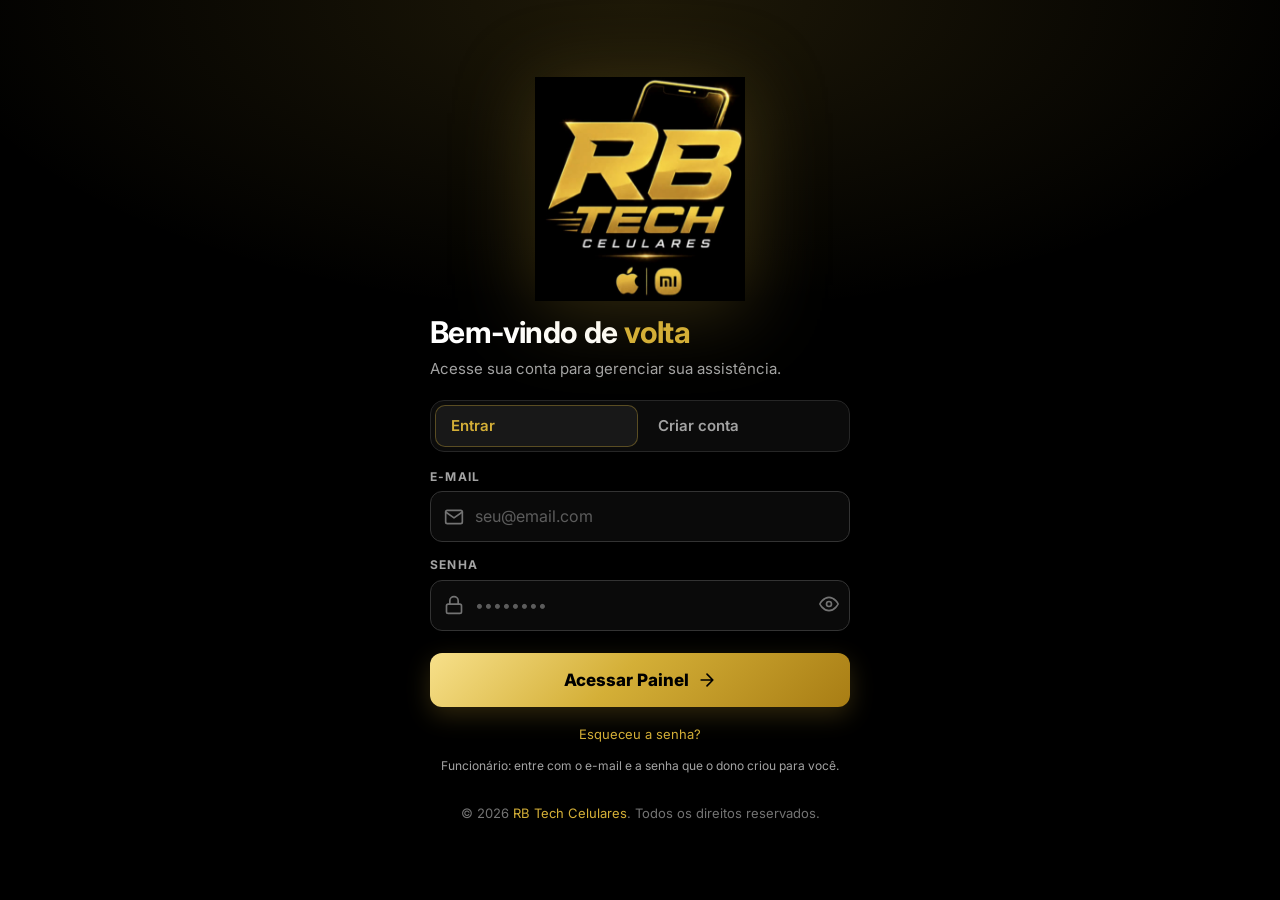
<file: index.html>
<!doctype html>
<html lang="pt-BR">
<head>
  <meta charset="utf-8">
  <meta name="viewport" content="width=device-width, initial-scale=1, viewport-fit=cover">
  <meta name="theme-color" content="#000000">
  <meta name="apple-mobile-web-app-capable" content="yes">
  <meta name="apple-mobile-web-app-status-bar-style" content="black">
  <meta name="apple-mobile-web-app-title" content="RB Tech">
  <title>RB Tech Celulares</title>
  <link rel="manifest" href="manifest.webmanifest">
  <link rel="icon" href="assets/icon-192.png">
  <link rel="apple-touch-icon" href="assets/icon-180.png">
  <link rel="preconnect" href="https://fonts.googleapis.com">
  <link rel="preconnect" href="https://fonts.gstatic.com" crossorigin>
  <link href="https://fonts.googleapis.com/css2?family=Inter:wght@400;500;600;700;800&display=swap" rel="stylesheet">
  <link rel="stylesheet" href="css/style.css">
</head>
<body>
  <div id="app"></div>
  <div id="modal-root"></div>
  <div id="toast-root"></div>

  <script src="js/config.js"></script>
  <script src="js/vendor/supabase.js"></script>
  <script src="js/util.js"></script>
  <script src="js/store.js"></script>
  <script src="js/vendor/jspdf.umd.min.js"></script>
  <script src="js/print.js"></script>
  <script src="js/pdf.js"></script>
  <script src="js/ui.js"></script>
  <script src="js/cloud.js"></script>
  <script src="js/pages/dashboard.js"></script>
  <script src="js/pages/os.js"></script>
  <script src="js/pages/orcamentos.js"></script>
  <script src="js/pages/clientes.js"></script>
  <script src="js/pages/estoque.js"></script>
  <script src="js/pages/vendas.js"></script>
  <script src="js/pages/financeiro.js"></script>
  <script src="js/pages/outros.js"></script>
  <script src="js/pages/pedidos.js"></script>
  <script src="js/pages/aparelhos.js"></script>
  <script src="js/pages/metas.js"></script>
  <script src="js/importar.js"></script>
  <script src="js/app.js"></script>
</body>
</html>
</file>
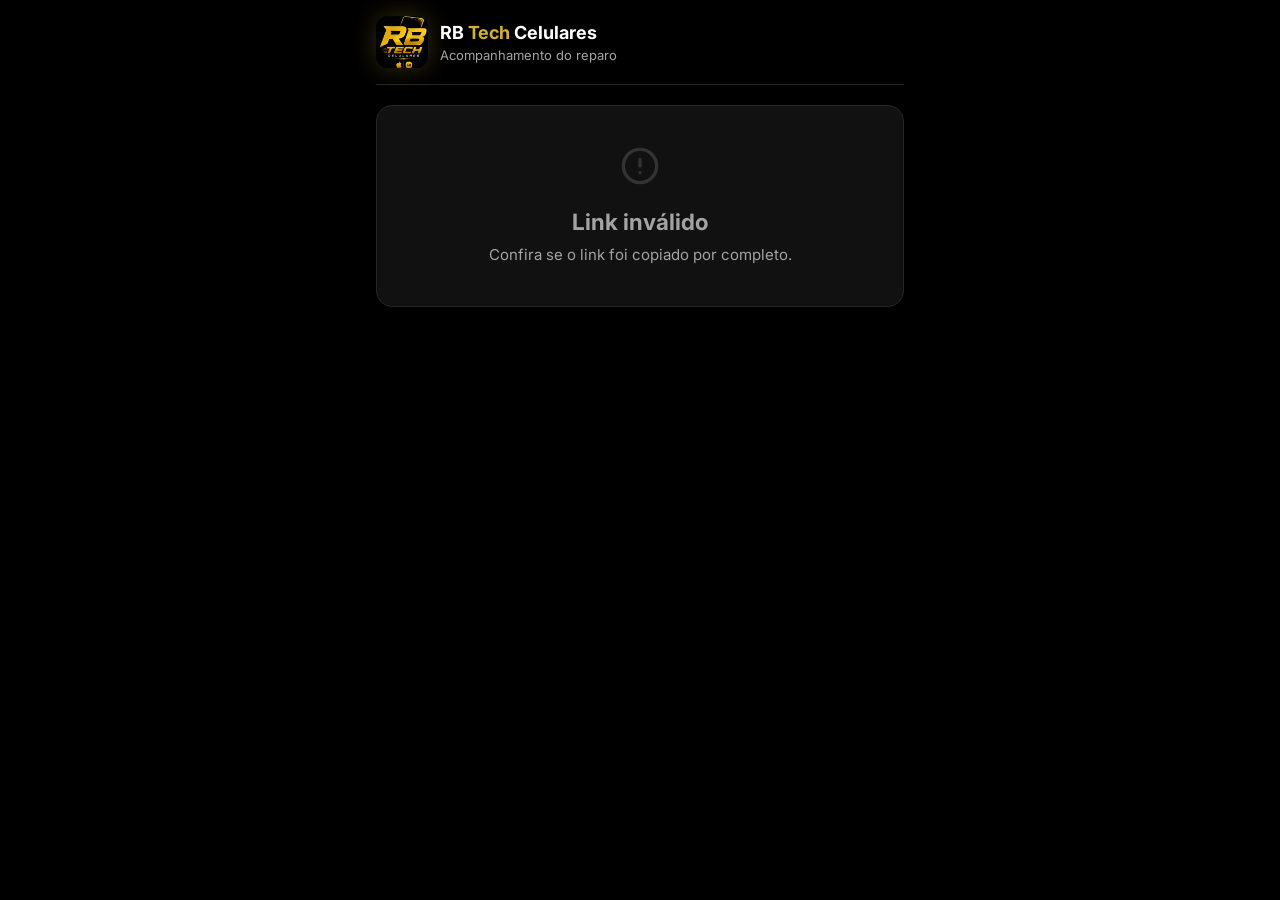
<file: acompanhar.html>
<!doctype html>
<html lang="pt-BR">
<head>
  <meta charset="utf-8">
  <meta name="viewport" content="width=device-width, initial-scale=1, viewport-fit=cover">
  <meta name="theme-color" content="#000000">
  <meta name="robots" content="noindex">
  <title>Acompanhe seu reparo · RB Tech Celulares</title>
  <link rel="icon" href="/assets/icon-192.png">
  <link rel="apple-touch-icon" href="/assets/icon-180.png">
  <link rel="preconnect" href="https://fonts.googleapis.com">
  <link rel="preconnect" href="https://fonts.gstatic.com" crossorigin>
  <link href="https://fonts.googleapis.com/css2?family=Inter:wght@400;500;600;700;800&display=swap" rel="stylesheet">
  <link rel="stylesheet" href="/css/style.css">
  <style>
    .track { max-width: 560px; margin: 0 auto; padding: 0 16px calc(40px + var(--safe-b)); }
    .track-head { display: flex; align-items: center; gap: 12px; padding: max(16px, env(safe-area-inset-top)) 0 16px; border-bottom: 1px solid var(--line); margin-bottom: 18px; }
    .track-head img { width: 52px; height: 52px; border-radius: 12px; object-fit: cover; box-shadow: 0 0 24px rgba(212,175,55,.25); }
    .status-big { text-align: center; padding: 26px 18px; }
    .status-big .ic { width: 76px; height: 76px; border-radius: 50%; margin: 0 auto 12px; display: grid; place-items: center; }
    .status-big .ic svg.i { width: 38px; height: 38px; }
    .status-big h2 { margin: 0 0 6px; font-size: 26px; letter-spacing: -.02em; }
    .steps { display: flex; justify-content: space-between; position: relative; margin: 22px 4px 4px; }
    .steps::before { content: ""; position: absolute; left: 12px; right: 12px; top: 11px; height: 3px; background: var(--line-2); }
    .steps .fill { position: absolute; left: 12px; top: 11px; height: 3px; background: var(--gold-grad); transition: width .5s; }
    .step { position: relative; z-index: 1; display: flex; flex-direction: column; align-items: center; gap: 6px; width: 25%; }
    .step .dot { width: 25px; height: 25px; border-radius: 50%; background: #1a1a1a; border: 2px solid var(--line-2); display: grid; place-items: center; }
    .step.on .dot { background: var(--gold); border-color: var(--gold); color: #000; }
    .step.cur .dot { box-shadow: 0 0 0 5px rgba(212,175,55,.25); }
    .step span { font-size: 11px; color: var(--muted); text-align: center; line-height: 1.2; }
    .step.on span { color: var(--text); font-weight: 600; }
    .live { display: inline-flex; align-items: center; gap: 6px; font-size: 12px; color: var(--muted); }
    .live::before { content: ""; width: 8px; height: 8px; border-radius: 50%; background: var(--green); animation: pulse 1.6s infinite; }
    @keyframes pulse { 50% { opacity: .3; } }
  </style>
</head>
<body>
  <div class="track" id="track">
    <div class="track-head"><img src="/assets/icon-192.png" alt="RB Tech"><div><div class="bold" style="font-size:18px">RB <span class="gold">Tech</span> Celulares</div><div class="small muted">Acompanhamento do reparo</div></div></div>
    <div class="empty" id="t-load">Carregando...</div>
  </div>
  <div id="modal-root"></div>
  <div id="toast-root"></div>

  <script src="/js/config.js"></script>
  <script src="/js/vendor/supabase.js"></script>
  <script src="/js/vendor/jspdf.umd.min.js"></script>
  <script src="/js/util.js"></script>
  <script src="/js/pdf.js"></script>
  <script src="/js/acompanhar.js"></script>
</body>
</html>
</file>
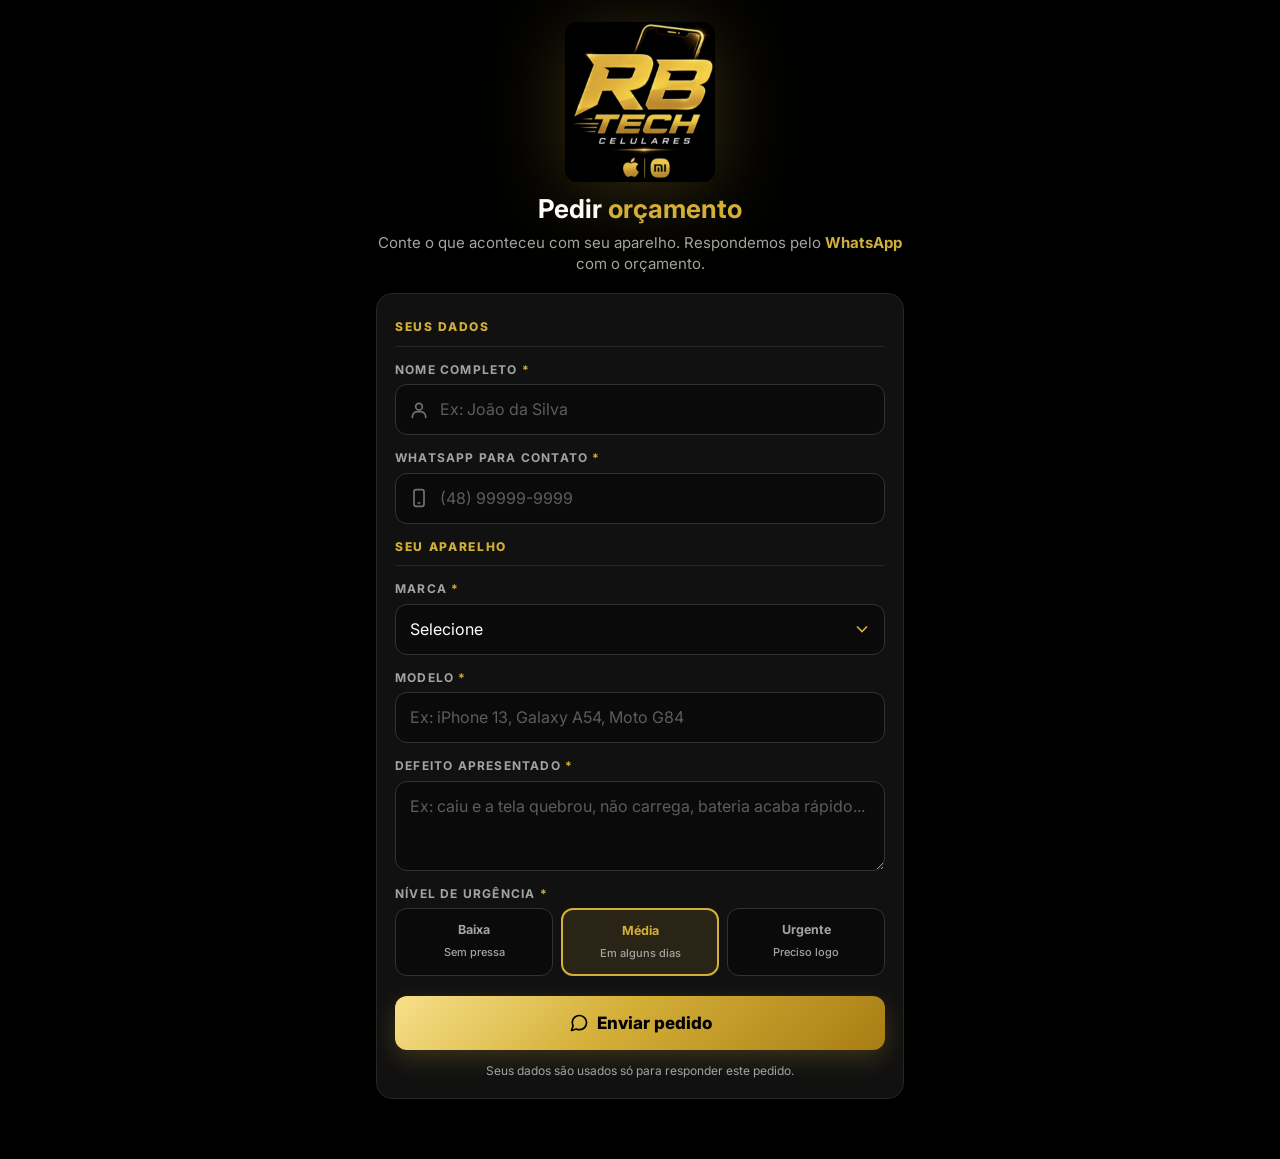
<file: pedido.html>
<!doctype html>
<html lang="pt-BR">
<head>
  <meta charset="utf-8">
  <meta name="viewport" content="width=device-width, initial-scale=1, viewport-fit=cover">
  <meta name="theme-color" content="#000000">
  <title>Pedir orçamento · RB Tech Celulares</title>
  <meta name="description" content="Peça o orçamento do conserto do seu celular. Respondemos pelo WhatsApp.">
  <meta property="og:title" content="Pedir orçamento · RB Tech Celulares">
  <meta property="og:description" content="Conte o problema do seu aparelho e receba o orçamento pelo WhatsApp.">
  <meta property="og:image" content="/assets/icon-512.png">
  <link rel="icon" href="/assets/icon-192.png">
  <link rel="apple-touch-icon" href="/assets/icon-180.png">
  <link rel="preconnect" href="https://fonts.googleapis.com">
  <link rel="preconnect" href="https://fonts.gstatic.com" crossorigin>
  <link href="https://fonts.googleapis.com/css2?family=Inter:wght@400;500;600;700;800&display=swap" rel="stylesheet">
  <link rel="stylesheet" href="/css/style.css">
  <style>
    .wrap { max-width: 560px; margin: 0 auto; padding: max(18px, env(safe-area-inset-top)) 16px calc(40px + var(--safe-b)); }
    .logo { display: block; width: 150px; margin: 4px auto 6px; filter: drop-shadow(0 10px 40px rgba(212,175,55,.25)); border-radius: 12px; }
    .urg { display: grid; grid-template-columns: repeat(3, 1fr); gap: 8px; }
    .urg .chip-opt { padding: 12px 6px; }
    .urg .chip-opt small { font-weight: 500; font-size: 11px; color: var(--muted); }
  </style>
</head>
<body>
  <div class="wrap" id="pd">
    <img class="logo" src="/assets/logo.jpg" alt="RB Tech Celulares">
    <div class="empty">Carregando...</div>
  </div>
  <div id="modal-root"></div>
  <div id="toast-root"></div>
  <script src="/js/config.js"></script>
  <script src="/js/vendor/supabase.js"></script>
  <script src="/js/util.js"></script>
  <script src="/js/pedido.js"></script>
</body>
</html>
</file>
<file: css/style.css>
:root {
  --bg: #000;
  --bg-2: #0b0b0b;
  --card: #111;
  --card-2: #181818;
  --line: #262626;
  --line-2: #333;
  --text: #fff;
  --muted: #a3a3a3;
  --muted-2: #737373;
  --gold: #d4af37;
  --gold-2: #f5d76e;
  --gold-3: #b8860b;
  --gold-soft: rgba(212, 175, 55, .12);
  --gold-grad: linear-gradient(135deg, #f7e08a 0%, #d4af37 45%, #a87d14 100%);
  --green: #4ade80;
  --red: #f87171;
  --blue: #60a5fa;
  --orange: #fb923c;
  --purple: #c084fc;
  --radius: 16px;
  --radius-sm: 10px;
  --sidebar: 280px;
  --safe-b: env(safe-area-inset-bottom, 0px);
}

* { box-sizing: border-box; -webkit-tap-highlight-color: transparent; }
html, body { margin: 0; background: var(--bg); color: var(--text); }
body {
  font-family: Inter, system-ui, -apple-system, "Segoe UI", Roboto, sans-serif;
  font-size: 15px; line-height: 1.45; min-height: 100vh;
  -webkit-font-smoothing: antialiased;
}
a { color: var(--gold); text-decoration: none; }
button, input, select, textarea { font: inherit; color: inherit; }
svg.i { width: 20px; height: 20px; flex: none; stroke: currentColor; fill: none; stroke-width: 2; stroke-linecap: round; stroke-linejoin: round; }
svg.i.sm { width: 16px; height: 16px; }
svg.i.lg { width: 26px; height: 26px; }
.gold { color: var(--gold); }
.gold-text { background: var(--gold-grad); -webkit-background-clip: text; background-clip: text; color: transparent; }
.muted { color: var(--muted); }
.small { font-size: 13px; }
.xs { font-size: 12px; }
.bold { font-weight: 700; }
.green { color: var(--green); }
.red { color: var(--red); }
.right { text-align: right; }
.center { text-align: center; }
.hidden { display: none !important; }
.row { display: flex; align-items: center; gap: 10px; }
.row.wrap { flex-wrap: wrap; }
.row.between { justify-content: space-between; }
.col { display: flex; flex-direction: column; gap: 10px; }
.grow { flex: 1; min-width: 0; }
.mt { margin-top: 16px; }
.mb { margin-bottom: 16px; }
.ellipsis { overflow: hidden; text-overflow: ellipsis; white-space: nowrap; }

/* ---------- Layout ---------- */
.topbar {
  position: sticky; top: 0; z-index: 30;
  display: flex; align-items: center; gap: 14px;
  padding: 12px 16px; padding-top: max(12px, env(safe-area-inset-top));
  background: rgba(0,0,0,.85); backdrop-filter: blur(12px);
  border-bottom: 1px solid var(--line);
}
.topbar .brand { display: flex; align-items: center; gap: 10px; font-weight: 800; font-size: 17px; }
.topbar .brand img { width: 34px; height: 34px; border-radius: 8px; object-fit: cover; }
.topbar .spacer { flex: 1; }
.icon-btn {
  width: 42px; height: 42px; border-radius: 12px; display: grid; place-items: center;
  background: transparent; border: 1px solid transparent; cursor: pointer; color: var(--text);
}
.icon-btn:hover { background: var(--card-2); }
.avatar {
  width: 40px; height: 40px; border-radius: 50%; display: grid; place-items: center;
  background: var(--gold-soft); color: var(--gold); font-weight: 800; border: 1px solid rgba(212,175,55,.35);
}

.sidebar {
  position: fixed; inset: 0 auto 0 0; width: var(--sidebar); z-index: 50;
  background: var(--bg-2); border-right: 1px solid var(--line);
  display: flex; flex-direction: column; transform: translateX(-100%); transition: transform .25s ease;
}
.sidebar.open { transform: none; }
.sidebar-backdrop { position: fixed; inset: 0; background: rgba(0,0,0,.6); backdrop-filter: blur(3px); z-index: 45; }
.sidebar-head { display: flex; align-items: center; gap: 12px; padding: 18px; border-bottom: 1px solid var(--line); }
.sidebar-head img { width: 54px; height: 54px; border-radius: 14px; object-fit: cover; box-shadow: 0 0 24px rgba(212,175,55,.25); }
.sidebar-head .t { font-weight: 800; font-size: 18px; }
.badge-gold { display: inline-block; font-size: 10px; font-weight: 800; letter-spacing: .12em; padding: 3px 8px; border-radius: 6px; background: var(--gold-soft); color: var(--gold); border: 1px solid rgba(212,175,55,.4); }
.nav { flex: 1; overflow-y: auto; padding: 8px 12px 20px; }
.nav-title { font-size: 11px; letter-spacing: .2em; font-weight: 700; color: var(--muted-2); margin: 18px 10px 6px; text-transform: uppercase; }
.nav a {
  display: flex; align-items: center; gap: 14px; padding: 11px 12px; border-radius: 12px;
  color: var(--muted); font-weight: 500; position: relative;
}
.nav a:hover { background: var(--card); color: var(--text); }
.nav a.active { background: var(--gold-soft); color: var(--gold); font-weight: 700; }
.nav a.active::before { content: ""; position: absolute; left: -12px; top: 8px; bottom: 8px; width: 4px; border-radius: 0 4px 4px 0; background: var(--gold); }
.nav a .count { margin-left: auto; font-size: 11px; font-weight: 700; padding: 2px 8px; border-radius: 99px; background: var(--card-2); color: var(--gold); }
.sidebar-foot { border-top: 1px solid var(--line); padding: 14px 16px calc(14px + var(--safe-b)); display: flex; align-items: center; gap: 10px; }

.main { padding: 18px 16px calc(40px + var(--safe-b)); max-width: 1180px; margin: 0 auto; }

@media (min-width: 1024px) {
  .sidebar { transform: none; }
  .sidebar-backdrop { display: none; }
  .shell { padding-left: var(--sidebar); }
  .menu-btn { display: none !important; }
  .main { padding: 28px 32px 60px; }
}

/* ---------- Page header ---------- */
.page-head { display: flex; gap: 14px; align-items: flex-start; margin-bottom: 18px; }
.page-icon {
  width: 52px; height: 52px; border-radius: 14px; display: grid; place-items: center; flex: none;
  background: var(--gold-grad); color: #000; box-shadow: 0 8px 24px rgba(212,175,55,.25);
}
.page-icon svg.i { width: 26px; height: 26px; stroke-width: 2.2; }
.page-head h1 { margin: 0; font-size: 26px; line-height: 1.15; font-weight: 800; letter-spacing: -.02em; }
.page-head p { margin: 4px 0 0; color: var(--muted); }
.page-actions { display: flex; gap: 10px; flex-wrap: wrap; margin-bottom: 18px; }

/* ---------- Cards ---------- */
.card { background: var(--card); border: 1px solid var(--line); border-radius: var(--radius); padding: 18px; }
.card.pad-0 { padding: 0; overflow: hidden; }
.card h3 { margin: 0 0 12px; font-size: 16px; }
.grid { display: grid; gap: 14px; }
.grid-2 { grid-template-columns: repeat(2, minmax(0,1fr)); }
.grid-3 { grid-template-columns: repeat(3, minmax(0,1fr)); }
.grid-4 { grid-template-columns: repeat(4, minmax(0,1fr)); }
@media (max-width: 760px) { .grid-3, .grid-4 { grid-template-columns: repeat(2, minmax(0,1fr)); } }
@media (max-width: 420px) { .grid-2.stack-sm { grid-template-columns: 1fr; } }
@media (min-width: 900px) { .grid-auto { grid-template-columns: repeat(auto-fill, minmax(320px, 1fr)); } }

.stat { background: var(--card); border: 1px solid var(--line); border-radius: var(--radius); padding: 16px; min-width: 0; }
.stat .label { font-size: 11.5px; font-weight: 700; letter-spacing: .12em; color: var(--muted); text-transform: uppercase; display: flex; align-items: center; gap: 6px; }
.stat .value { font-size: 26px; font-weight: 800; margin-top: 6px; letter-spacing: -.02em; overflow-wrap: anywhere; }
.stat .value.gold { color: var(--gold); }
.stat .sub { font-size: 12.5px; color: var(--muted); margin-top: 2px; }
.stat-icon { display: flex; align-items: center; gap: 14px; }
.stat-icon .ic { width: 48px; height: 48px; border-radius: 12px; display: grid; place-items: center; background: var(--gold-soft); color: var(--gold); flex: none; }

.hero {
  background: radial-gradient(120% 140% at 100% 0%, rgba(212,175,55,.18) 0%, rgba(0,0,0,0) 55%), linear-gradient(180deg, #111 0%, #0a0a0a 100%);
  border: 1px solid rgba(212,175,55,.35); border-radius: 20px; padding: 22px; position: relative; overflow: hidden;
}
.hero .big { font-size: 36px; font-weight: 800; letter-spacing: -.03em; }
.progress { height: 12px; border-radius: 99px; background: #1f1f1f; border: 1px solid var(--line-2); overflow: hidden; margin: 14px 0 8px; }
.progress > div { height: 100%; background: var(--gold-grad); border-radius: 99px; transition: width .4s; }
.divider { height: 1px; background: var(--line); margin: 18px 0; }
.pill { display: inline-flex; align-items: center; gap: 6px; padding: 4px 10px; border-radius: 99px; font-size: 12.5px; font-weight: 700; border: 1px solid var(--line-2); background: var(--card-2); white-space: nowrap; }
.pill.gold { background: var(--gold-soft); border-color: rgba(212,175,55,.45); color: var(--gold); }
.pill.green { background: rgba(74,222,128,.1); border-color: rgba(74,222,128,.35); color: var(--green); }
.pill.red { background: rgba(248,113,113,.1); border-color: rgba(248,113,113,.35); color: var(--red); }
.pill.blue { background: rgba(96,165,250,.1); border-color: rgba(96,165,250,.35); color: var(--blue); }
.pill.orange { background: rgba(251,146,60,.1); border-color: rgba(251,146,60,.35); color: var(--orange); }
.pill.purple { background: rgba(192,132,252,.1); border-color: rgba(192,132,252,.35); color: var(--purple); }

.status-tile { text-align: center; padding: 18px 10px; cursor: pointer; }
.status-tile .ic { width: 46px; height: 46px; border-radius: 50%; margin: 0 auto 10px; display: grid; place-items: center; background: var(--gold-soft); color: var(--gold); }
.status-tile .n { font-size: 30px; font-weight: 800; }
.status-tile .l { font-size: 12px; letter-spacing: .1em; font-weight: 700; color: var(--muted); text-transform: uppercase; }

/* ---------- Buttons ---------- */
.btn {
  display: inline-flex; align-items: center; justify-content: center; gap: 8px;
  padding: 12px 18px; border-radius: 12px; border: 1px solid var(--line-2); background: var(--card);
  color: var(--text); font-weight: 600; cursor: pointer; white-space: nowrap; min-height: 46px;
  transition: transform .06s, background .15s, border-color .15s;
}
.btn:hover { border-color: #444; background: var(--card-2); }
.btn:active { transform: scale(.98); }
.btn.primary { background: var(--gold-grad); color: #000; border: none; font-weight: 800; box-shadow: 0 8px 24px rgba(212,175,55,.22); }
.btn.primary:hover { filter: brightness(1.06); }
.btn.outline-gold { border-color: rgba(212,175,55,.55); color: var(--gold); background: transparent; }
.btn.danger { border-color: rgba(248,113,113,.4); color: var(--red); background: transparent; }
.btn.success { background: #16a34a; border: none; color: #fff; }
.btn.ghost { background: transparent; border-color: transparent; }
.btn.sm { padding: 8px 12px; min-height: 36px; font-size: 13.5px; border-radius: 10px; }
.btn.block { width: 100%; }
.btn:disabled { opacity: .45; cursor: not-allowed; }

/* ---------- Forms ---------- */
.field { display: flex; flex-direction: column; gap: 6px; margin-bottom: 14px; min-width: 0; }
.field label, .lbl { font-size: 12px; font-weight: 700; letter-spacing: .1em; color: var(--muted); text-transform: uppercase; }
.field label .opt { text-transform: none; letter-spacing: 0; font-weight: 500; color: var(--muted-2); }
.field label .req { color: var(--gold); }
.input, select.input, textarea.input {
  width: 100%; padding: 13px 14px; border-radius: 12px; border: 1px solid var(--line-2);
  background: #0a0a0a; color: var(--text); outline: none; min-height: 48px; font-size: 16px;
}
textarea.input { min-height: 90px; resize: vertical; }
.input:focus { border-color: var(--gold); box-shadow: 0 0 0 3px rgba(212,175,55,.18); }
.input::placeholder { color: #5c5c5c; }
select.input { appearance: none; background-image: url("data:image/svg+xml,%3Csvg xmlns='http://www.w3.org/2000/svg' width='20' height='20' viewBox='0 0 24 24' fill='none' stroke='%23d4af37' stroke-width='2'%3E%3Cpath d='m6 9 6 6 6-6'/%3E%3C/svg%3E"); background-repeat: no-repeat; background-position: right 12px center; padding-right: 40px; }
.input-icon { position: relative; }
.input-icon svg.i { position: absolute; left: 14px; top: 50%; transform: translateY(-50%); color: var(--muted-2); pointer-events: none; }
.input-icon .input { padding-left: 44px; }
.form-row { display: grid; grid-template-columns: 1fr 1fr; gap: 12px; }
.form-row.r-1-2 { grid-template-columns: 1fr 2fr; }
@media (max-width: 480px) { .form-row.collapse { grid-template-columns: 1fr; } }
.section-title { font-size: 12px; font-weight: 800; letter-spacing: .14em; color: var(--gold); text-transform: uppercase; padding-bottom: 10px; border-bottom: 1px solid var(--line); margin: 6px 0 14px; }
.info-box { display: flex; gap: 10px; padding: 12px 14px; border-radius: 12px; background: var(--gold-soft); border: 1px solid rgba(212,175,55,.3); font-size: 14px; color: #e8e8e8; margin-bottom: 14px; }
.info-box svg.i { color: var(--gold); margin-top: 1px; }
.check { display: flex; align-items: center; gap: 10px; padding: 10px 0; cursor: pointer; }
.check input { width: 20px; height: 20px; accent-color: var(--gold); }

.chips { display: grid; grid-template-columns: repeat(4, minmax(0,1fr)); gap: 8px; }
@media (max-width: 420px) { .chips { grid-template-columns: repeat(3, minmax(0,1fr)); } }
.chip-opt { border: 1px solid var(--line-2); background: #0a0a0a; border-radius: 12px; padding: 12px 4px; text-align: center; cursor: pointer; font-size: 12.5px; font-weight: 600; color: var(--muted); display: flex; flex-direction: column; align-items: center; gap: 6px; }
.chip-opt.on { border: 2px solid var(--gold); color: var(--gold); background: var(--gold-soft); }
.seg { display: inline-flex; background: #0a0a0a; border: 1px solid var(--line-2); border-radius: 10px; padding: 3px; }
.seg button { border: 0; background: transparent; padding: 6px 12px; border-radius: 8px; font-size: 12px; font-weight: 700; color: var(--muted); cursor: pointer; }
.seg button.on { background: var(--gold); color: #000; }

/* ---------- Tabs / search ---------- */
.tabs { display: flex; gap: 4px; padding: 4px; background: var(--bg-2); border: 1px solid var(--line); border-radius: 14px; overflow-x: auto; scrollbar-width: none; }
.tabs::-webkit-scrollbar { display: none; }
.tabs button { flex: none; border: 0; background: transparent; color: var(--muted); padding: 10px 16px; border-radius: 10px; font-weight: 600; cursor: pointer; display: inline-flex; align-items: center; gap: 6px; }
.tabs button.on { background: var(--card-2); color: var(--gold); box-shadow: inset 0 0 0 1px rgba(212,175,55,.35); }
.toolbar { display: flex; gap: 10px; margin-top: 12px; }
.toolbar .input-icon { flex: 1; }

/* ---------- Lists ---------- */
.list-head { display: flex; justify-content: space-between; align-items: center; gap: 10px; padding: 14px 18px; border-bottom: 1px solid var(--line); background: var(--bg-2); flex-wrap: wrap; }
.item { padding: 16px 18px; border-bottom: 1px solid var(--line); position: relative; cursor: pointer; }
.item:last-child { border-bottom: 0; }
.item:hover { background: #141414; }
.item.bar::before { content: ""; position: absolute; left: 0; top: 0; bottom: 0; width: 4px; background: var(--bar, var(--gold)); }
.item .title { font-size: 18px; font-weight: 800; text-transform: uppercase; letter-spacing: -.01em; }
.item .meta { display: flex; align-items: center; gap: 8px; flex-wrap: wrap; font-size: 13.5px; color: var(--muted); }
.item .num { font-size: 12.5px; font-weight: 800; padding: 3px 9px; border-radius: 8px; background: var(--card-2); color: var(--gold); border: 1px solid rgba(212,175,55,.3); }
.item .price { font-weight: 800; font-size: 16px; padding: 8px 12px; border-radius: 10px; background: var(--card-2); border: 1px solid var(--line-2); color: var(--gold); white-space: nowrap; }
.item .desc { margin-top: 10px; padding: 10px 12px; background: #0a0a0a; border: 1px solid var(--line); border-radius: 10px; color: var(--muted); font-size: 14px; }
.item .device { color: var(--gold); display: flex; align-items: center; gap: 6px; font-weight: 600; margin-top: 4px; }
.empty { text-align: center; padding: 40px 20px; color: var(--muted); }
.empty svg.i { width: 40px; height: 40px; color: var(--line-2); margin-bottom: 8px; }
.pager { display: flex; gap: 8px; justify-content: center; align-items: center; padding: 14px; }

.table-wrap { overflow-x: auto; }
table.tbl { width: 100%; border-collapse: collapse; font-size: 14px; }
.tbl th { text-align: left; font-size: 11.5px; letter-spacing: .1em; text-transform: uppercase; color: var(--muted); padding: 10px 12px; border-bottom: 1px solid var(--line); white-space: nowrap; }
.tbl td { padding: 12px; border-bottom: 1px solid var(--line); vertical-align: middle; }
.tbl tr:last-child td { border-bottom: 0; }

/* status dropdown */
.status-btn { display: inline-flex; align-items: center; gap: 6px; padding: 7px 12px; border-radius: 99px; font-weight: 700; font-size: 13.5px; cursor: pointer; border: 1px solid; background: transparent; }
.dropdown { position: fixed; z-index: 120; min-width: 230px; background: #121212; border: 1px solid var(--line-2); border-radius: 14px; padding: 6px; box-shadow: 0 20px 50px rgba(0,0,0,.6); }
.dropdown button { display: flex; width: 100%; align-items: center; gap: 12px; padding: 12px; border: 0; background: transparent; border-radius: 10px; cursor: pointer; text-align: left; font-weight: 500; }
.dropdown button:hover { background: var(--card-2); }
.dropdown button.on { background: var(--gold-soft); color: var(--gold); font-weight: 700; }
.dropdown button .ck { margin-left: auto; }

/* kanban */
.kanban { display: grid; grid-auto-flow: column; grid-auto-columns: minmax(270px, 1fr); gap: 14px; overflow-x: auto; padding-bottom: 10px; }
.kcol { background: var(--bg-2); border: 1px solid var(--line); border-radius: 16px; padding: 12px; min-height: 200px; }
.kcol h4 { margin: 2px 4px 12px; display: flex; align-items: center; justify-content: space-between; font-size: 14px; }
.kcard { background: var(--card); border: 1px solid var(--line); border-radius: 12px; padding: 12px; margin-bottom: 10px; cursor: pointer; border-left: 3px solid var(--bar, var(--gold)); }
.kcard:hover { border-color: #3a3a3a; }

/* ---------- Modal ---------- */
.modal-backdrop { position: fixed; inset: 0; background: rgba(0,0,0,.72); backdrop-filter: blur(4px); z-index: 100; display: flex; align-items: flex-end; justify-content: center; animation: fade .15s; }
.modal {
  width: 100%; max-width: 640px; max-height: 94vh; background: var(--bg-2); border: 1px solid var(--line-2);
  border-radius: 24px 24px 0 0; display: flex; flex-direction: column; animation: up .22s ease;
}
.modal.wide { max-width: 900px; }
@media (min-width: 700px) { .modal-backdrop { align-items: center; padding: 20px; } .modal { border-radius: 24px; } }
.modal-head { display: flex; align-items: center; gap: 14px; padding: 18px 20px; border-bottom: 1px solid var(--line); }
.modal-head .ic { width: 48px; height: 48px; border-radius: 14px; display: grid; place-items: center; background: var(--gold-soft); color: var(--gold); flex: none; }
.modal-head h2 { margin: 0; font-size: 20px; font-weight: 800; }
.modal-head p { margin: 2px 0 0; color: var(--muted); font-size: 13.5px; }
.modal-body { padding: 20px; overflow-y: auto; flex: 1; }
.modal-foot { padding: 14px 20px calc(14px + var(--safe-b)); border-top: 1px solid var(--line); display: flex; gap: 10px; flex-wrap: wrap; }
.modal-foot .btn { flex: 1; }
@keyframes fade { from { opacity: 0; } }
@keyframes up { from { transform: translateY(30px); opacity: 0; } }

/* toast */
#toast-root { position: fixed; left: 50%; top: calc(74px + env(safe-area-inset-top, 0px)); transform: translateX(-50%); z-index: 200; display: flex; flex-direction: column; gap: 8px; width: min(92vw, 420px); }
.toast { background: #151515; border: 1px solid rgba(212,175,55,.5); color: var(--text); padding: 12px 16px; border-radius: 12px; display: flex; align-items: center; gap: 10px; box-shadow: 0 12px 30px rgba(0,0,0,.6); animation: up .2s; font-weight: 500; }
.toast.err { border-color: rgba(248,113,113,.6); }
.toast svg.i { color: var(--gold); }
.toast.err svg.i { color: var(--red); }

/* ---------- Login ---------- */
.login { min-height: 100vh; display: flex; align-items: center; justify-content: center; padding: 24px 20px; background: radial-gradient(80% 50% at 50% 0%, rgba(212,175,55,.14), transparent 70%), #000; }
.login-box { width: 100%; max-width: 420px; }
.login-logo { display: block; width: 210px; margin: 0 auto 10px; filter: drop-shadow(0 10px 40px rgba(212,175,55,.25)); }
.login h1 { font-size: 30px; margin: 10px 0 4px; letter-spacing: -.02em; }
.login .foot { text-align: center; color: var(--muted-2); font-size: 13px; margin-top: 30px; }

/* signature */
.sig-pad { width: 100%; height: 180px; background: #fff; border-radius: 12px; touch-action: none; display: block; }

/* cart */
.cart-line { display: flex; align-items: center; gap: 10px; padding: 10px 0; border-bottom: 1px solid var(--line); }
.qty { display: inline-flex; align-items: center; border: 1px solid var(--line-2); border-radius: 10px; }
.qty button { width: 34px; height: 34px; border: 0; background: transparent; cursor: pointer; color: var(--gold); font-size: 18px; font-weight: 700; }
.qty span { min-width: 26px; text-align: center; font-weight: 700; }
.prod-card { background: var(--card); border: 1px solid var(--line); border-radius: 14px; padding: 14px; cursor: pointer; display: flex; flex-direction: column; gap: 6px; }
.prod-card:hover { border-color: rgba(212,175,55,.5); }

.fab { position: fixed; right: 18px; bottom: calc(20px + var(--safe-b)); z-index: 40; width: 60px; height: 60px; border-radius: 50%; border: none; background: var(--gold-grad); color: #000; display: grid; place-items: center; box-shadow: 0 10px 30px rgba(212,175,55,.35); cursor: pointer; }
.fab svg.i { width: 28px; height: 28px; stroke-width: 2.5; }
@media (min-width: 1024px) { .fab { display: none; } }

.bar-chart { display: flex; align-items: flex-end; gap: 6px; height: 160px; padding-top: 10px; }
.bar-chart .b { flex: 1; display: flex; flex-direction: column; align-items: center; justify-content: flex-end; gap: 6px; height: 100%; min-width: 0; }
.bar-chart .b > div { width: 100%; max-width: 34px; background: var(--gold-grad); border-radius: 6px 6px 2px 2px; min-height: 2px; }
.bar-chart .b span { font-size: 10.5px; color: var(--muted); }
.kv { display: flex; justify-content: space-between; gap: 12px; padding: 9px 0; border-bottom: 1px dashed var(--line); }
.kv:last-child { border-bottom: 0; }
.kv .k { color: var(--muted); }
.kv .v { font-weight: 700; text-align: right; }
.timeline { border-left: 2px solid var(--line-2); margin-left: 6px; padding-left: 16px; }
.timeline .ev { position: relative; padding-bottom: 12px; font-size: 13.5px; }
.timeline .ev::before { content: ""; position: absolute; left: -22px; top: 5px; width: 10px; height: 10px; border-radius: 50%; background: var(--gold); }

/* barra do carrinho (Venda de Produtos) */
.cart-bar { position: fixed; left: 0; right: 0; bottom: 0; z-index: 40; display: flex; align-items: center; gap: 10px;
  padding: 12px 16px calc(12px + var(--safe-b)); background: rgba(10,10,10,.96); backdrop-filter: blur(10px);
  border-top: 1px solid rgba(212,175,55,.55); box-shadow: 0 -10px 30px rgba(0,0,0,.6); cursor: pointer; }
body.com-carrinho .main { padding-bottom: calc(110px + var(--safe-b)); }
@media (min-width: 1024px) { .cart-bar { left: var(--sidebar); } }
</file>
